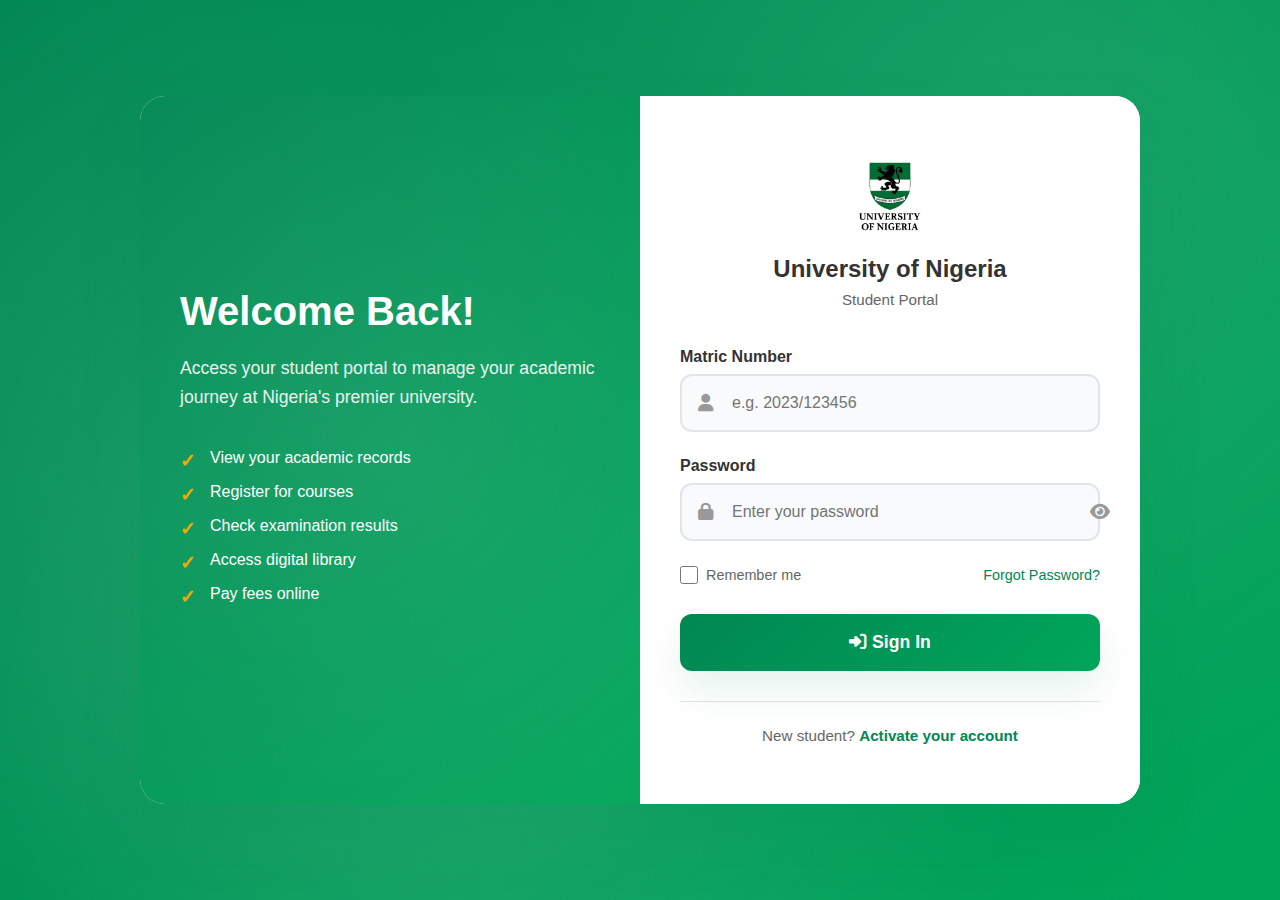
<file: student-portal/index.html>
<!DOCTYPE html>
<html lang="en">
<head>
  <meta charset="UTF-8">
  <meta name="viewport" content="width=device-width, initial-scale=1.0">
  <title>UNN Student Portal - Login</title>
  <link rel="stylesheet" href="https://cdnjs.cloudflare.com/ajax/libs/font-awesome/6.4.0/css/all.min.css">
  <style>
    :root {
      --primary: #008753;
      --secondary: #F2A900;
      --dark: #333;
      --light: #f8fafc;
      --white: #fff;
      --gradient: linear-gradient(135deg, #008753 0%, #00a65a 100%);
      --gradient-alt: linear-gradient(135deg, #F2A900 0%, #ffb347 100%);
      --shadow: 0 20px 40px rgba(0, 135, 83, 0.1);
      --shadow-hover: 0 30px 60px rgba(0, 135, 83, 0.15);
    }

    * {
      margin: 0;
      padding: 0;
      box-sizing: border-box;
    }

    body {
      font-family: 'Inter', 'Segoe UI', sans-serif;
      min-height: 100vh;
      background: var(--gradient);
      display: flex;
      align-items: center;
      justify-content: center;
      position: relative;
      overflow: hidden;
    }

    /* Animated Background */
    body::before {
      content: '';
      position: absolute;
      top: 0;
      left: 0;
      width: 100%;
      height: 100%;
      background-image: 
        radial-gradient(circle at 20% 50%, rgba(255, 255, 255, 0.1) 0%, transparent 50%),
        radial-gradient(circle at 80% 20%, rgba(255, 255, 255, 0.1) 0%, transparent 50%),
        radial-gradient(circle at 40% 80%, rgba(255, 255, 255, 0.1) 0%, transparent 50%);
      animation: float 6s ease-in-out infinite;
    }

    @keyframes float {
      0%, 100% { transform: translateY(0px); }
      50% { transform: translateY(-20px); }
    }

    @keyframes slideInUp {
      from {
        opacity: 0;
        transform: translateY(50px);
      }
      to {
        opacity: 1;
        transform: translateY(0);
      }
    }

    @keyframes slideInLeft {
      from {
        opacity: 0;
        transform: translateX(-30px);
      }
      to {
        opacity: 1;
        transform: translateX(0);
      }
    }

    @keyframes pulse {
      0% {
        box-shadow: 0 0 0 0 rgba(0, 135, 83, 0.4);
      }
      70% {
        box-shadow: 0 0 0 10px rgba(0, 135, 83, 0);
      }
      100% {
        box-shadow: 0 0 0 0 rgba(0, 135, 83, 0);
      }
    }

    @keyframes shake {
      0%, 100% { transform: translateX(0); }
      10%, 30%, 50%, 70%, 90% { transform: translateX(-5px); }
      20%, 40%, 60%, 80% { transform: translateX(5px); }
    }

    /* Login Container */
    .login-wrapper {
      display: grid;
      grid-template-columns: 1fr 1fr;
      max-width: 1000px;
      width: 100%;
      margin: 20px;
      border-radius: 25px;
      overflow: hidden;
      box-shadow: var(--shadow-hover);
      background: var(--white);
      position: relative;
      z-index: 10;
    }

    .login-info {
      background: var(--gradient);
      color: var(--white);
      padding: 60px 40px;
      display: flex;
      flex-direction: column;
      justify-content: center;
      position: relative;
      overflow: hidden;
    }

    .login-info::before {
      content: '';
      position: absolute;
      top: -50%;
      right: -50%;
      width: 200%;
      height: 200%;
      background: radial-gradient(circle, rgba(255,255,255,0.1) 0%, transparent 70%);
      animation: float 8s ease-in-out infinite reverse;
    }

    .login-info-content {
      position: relative;
      z-index: 2;
    }

    .login-info h2 {
      font-size: 2.5rem;
      font-weight: 800;
      margin-bottom: 20px;
      animation: slideInLeft 1s ease-out;
    }

    .login-info p {
      font-size: 1.1rem;
      opacity: 0.9;
      margin-bottom: 30px;
      line-height: 1.6;
      animation: slideInLeft 1s ease-out 0.2s both;
    }

    .feature-list {
      list-style: none;
      animation: slideInLeft 1s ease-out 0.4s both;
    }

    .feature-list li {
      padding: 8px 0;
      position: relative;
      padding-left: 30px;
    }

    .feature-list li::before {
      content: '✓';
      position: absolute;
      left: 0;
      color: var(--secondary);
      font-weight: bold;
      font-size: 1.2rem;
    }

    .login-container {
      padding: 60px 40px;
      display: flex;
      flex-direction: column;
      justify-content: center;
      background: var(--white);
    }

    .login-logo {
      text-align: center;
      margin-bottom: 40px;
      animation: slideInUp 1s ease-out;
    }

    .login-logo img {
      height: 80px;
      margin-bottom: 15px;
      animation: pulse 2s infinite;
    }

    .login-logo h3 {
      font-size: 1.5rem;
      color: var(--dark);
      margin-bottom: 8px;
    }

    .login-logo p {
      color: #666;
      font-size: 0.95rem;
    }

    #error {
      display: none;
      color: #dc3545;
      background: linear-gradient(135deg, #fff5f5 0%, #fed7d7 100%);
      padding: 15px 20px;
      border-radius: 12px;
      margin-bottom: 25px;
      text-align: center;
      border: 1px solid #feb2b2;
      animation: shake 0.5s ease-in-out;
    }

    #error.show {
      display: block;
    }

    .form-group {
      margin-bottom: 25px;
      position: relative;
    }

    .form-group label {
      display: block;
      margin-bottom: 8px;
      font-weight: 600;
      color: var(--dark);
    }

    .input-icon {
      position: relative;
    }

    .input-icon i {
      position: absolute;
      left: 18px;
      top: 50%;
      transform: translateY(-50%);
      color: #999;
      font-size: 1.1rem;
      transition: color 0.3s ease;
    }

    .input-icon input {
      width: 100%;
      padding: 18px 20px 18px 50px;
      border: 2px solid #e1e5e9;
      border-radius: 12px;
      font-size: 1rem;
      transition: all 0.3s ease;
      background: #f8fafc;
    }

    .input-icon input:focus {
      outline: none;
      border-color: var(--primary);
      background: var(--white);
      box-shadow: 0 0 0 3px rgba(0, 135, 83, 0.1);
      transform: translateY(-2px);
    }

    .input-icon input:focus + i,
    .input-icon input:focus ~ i {
      color: var(--primary);
    }

    .toggle-password {
      position: absolute;
      right: 18px;
      top: 50%;
      transform: translateY(-50%);
      cursor: pointer;
      color: #999;
      font-size: 1.1rem;
      transition: color 0.3s ease;
      padding: 5px;
    }

    .toggle-password:hover {
      color: var(--primary);
    }

    .form-options {
      display: flex;
      justify-content: space-between;
      align-items: center;
      margin-bottom: 30px;
    }

    .checkbox-wrapper {
      display: flex;
      align-items: center;
      gap: 8px;
    }

    .checkbox-wrapper input[type="checkbox"] {
      width: 18px;
      height: 18px;
      accent-color: var(--primary);
    }

    .checkbox-wrapper label {
      font-size: 0.9rem;
      margin: 0;
      color: #666;
    }

    .forgot-password {
      color: var(--primary);
      text-decoration: none;
      font-size: 0.9rem;
      font-weight: 500;
      transition: all 0.3s ease;
    }

    .forgot-password:hover {
      color: var(--dark);
      text-decoration: underline;
    }

    .btn {
      width: 100%;
      padding: 18px;
      border: none;
      border-radius: 12px;
      font-size: 1.1rem;
      font-weight: 600;
      cursor: pointer;
      transition: all 0.3s ease;
      position: relative;
      overflow: hidden;
    }

    .btn-primary {
      background: var(--gradient);
      color: var(--white);
      box-shadow: var(--shadow);
    }

    .btn-primary:hover:not(:disabled) {
      transform: translateY(-3px);
      box-shadow: var(--shadow-hover);
    }

    .btn-primary:disabled {
      opacity: 0.7;
      cursor: not-allowed;
    }

    .btn-primary::before {
      content: '';
      position: absolute;
      top: 0;
      left: -100%;
      width: 100%;
      height: 100%;
      background: linear-gradient(90deg, transparent, rgba(255,255,255,0.2), transparent);
      transition: left 0.5s;
    }

    .btn-primary:hover::before {
      left: 100%;
    }

    .login-footer {
      text-align: center;
      margin-top: 30px;
      padding-top: 25px;
      border-top: 1px solid #e1e5e9;
    }

    .login-footer p {
      color: #666;
      font-size: 0.95rem;
    }

    .login-footer a {
      color: var(--primary);
      text-decoration: none;
      font-weight: 600;
      transition: color 0.3s ease;
    }

    .login-footer a:hover {
      color: var(--dark);
    }

    /* Loading state */
    .loading {
      display: inline-block;
      width: 20px;
      height: 20px;
      border: 2px solid rgba(255,255,255,0.3);
      border-radius: 50%;
      border-top-color: var(--white);
      animation: spin 1s ease-in-out infinite;
    }

    @keyframes spin {
      to { transform: rotate(360deg); }
    }

    /* Success message */
    .success-message {
      display: none;
      color: #28a745;
      background: linear-gradient(135deg, #f0fff4 0%, #c6f6d5 100%);
      padding: 15px 20px;
      border-radius: 12px;
      margin-bottom: 25px;
      text-align: center;
      border: 1px solid #9ae6b4;
    }

    .success-message.show {
      display: block;
      animation: slideInUp 0.5s ease-out;
    }

    /* Responsive Design */
    @media (max-width: 768px) {
      .login-wrapper {
        grid-template-columns: 1fr;
        margin: 10px;
        max-width: 400px;
      }

      .login-info {
        padding: 40px 30px;
        text-align: center;
      }

      .login-info h2 {
        font-size: 2rem;
      }

      .login-container {
        padding: 40px 30px;
      }

      .form-options {
        flex-direction: column;
        gap: 15px;
        align-items: flex-start;
      }
    }

    @media (max-width: 480px) {
      .login-wrapper {
        margin: 5px;
      }

      .login-info,
      .login-container {
        padding: 30px 20px;
      }
    }
  </style>
</head>
<body>
  <div class="login-wrapper">
    <!-- Left Side - Info Panel -->
    <div class="login-info">
      <div class="login-info-content">
        <h2>Welcome Back!</h2>
        <p>Access your student portal to manage your academic journey at Nigeria's premier university.</p>
        
        <ul class="feature-list">
          <li>View your academic records</li>
          <li>Register for courses</li>
          <li>Check examination results</li>
          <li>Access digital library</li>
          <li>Pay fees online</li>
        </ul>
      </div>
    </div>

    <!-- Right Side - Login Form -->
    <div class="login-container">
      <div class="login-logo">
        <img src="../assets/logo.png" alt="UNN Logo">
        <h3>University of Nigeria</h3>
        <p>Student Portal</p>
      </div>

      <div id="error"></div>
      <div id="success" class="success-message"></div>

      <form id="loginForm">
        <div class="form-group">
          <label for="username">Matric Number</label>
          <div class="input-icon">
            <input type="text" id="username" placeholder="e.g. 2023/123456" required>
            <i class="fas fa-user"></i>
          </div>
        </div>

        <div class="form-group">
          <label for="password">Password</label>
          <div class="input-icon">
            <input type="password" id="password" placeholder="Enter your password" required>
            <i class="fas fa-lock"></i>
            <span class="toggle-password" onclick="togglePassword()">
              <i class="fas fa-eye"></i>
            </span>
          </div>
        </div>

        <div class="form-options">
          <div class="checkbox-wrapper">
            <input type="checkbox" id="remember">
            <label for="remember">Remember me</label>
          </div>
          <a href="#" class="forgot-password">Forgot Password?</a>
        </div>

        <button type="submit" class="btn btn-primary">
          <i class="fas fa-sign-in-alt"></i> Sign In
        </button>

        <div class="login-footer">
          <p>New student? <a href="../admissions.html">Activate your account</a></p>
        </div>
      </form>
    </div>
  </div>

  <script>
    function togglePassword() {
      const pwd = document.getElementById('password');
      const icon = document.querySelector('.toggle-password i');
      
      if (pwd.type === 'password') {
        pwd.type = 'text';
        icon.classList.replace('fa-eye', 'fa-eye-slash');
      } else {
        pwd.type = 'password';
        icon.classList.replace('fa-eye-slash', 'fa-eye');
      }
    }

    function showError(message) {
      const errorElement = document.getElementById('error');
      const successElement = document.getElementById('success');
      
      successElement.classList.remove('show');
      errorElement.textContent = message;
      errorElement.classList.add('show');
      
      setTimeout(() => {
        errorElement.classList.remove('show');
      }, 5000);
    }

    function showSuccess(message) {
      const errorElement = document.getElementById('error');
      const successElement = document.getElementById('success');
      
      errorElement.classList.remove('show');
      successElement.textContent = message;
      successElement.classList.add('show');
    }

    // Enhanced form handling
    document.getElementById('loginForm').addEventListener('submit', function(e) {
      e.preventDefault();
      
      const username = document.getElementById('username').value.trim();
      const password = document.getElementById('password').value;
      const submitBtn = this.querySelector('button[type="submit"]');
      const originalContent = submitBtn.innerHTML;
      
      // Validation
      if (!username || !password) {
        showError('Please fill in all required fields.');
        return;
      }
      
      if (!username.match(/^\d{4}\/\d{6}$/)) {
        showError('Please enter a valid matric number format (e.g., 2023/123456).');
        return;
      }
      
      // Show loading state
      submitBtn.disabled = true;
      submitBtn.innerHTML = '<div class="loading"></div> Signing In...';
      
      // Simulate authentication (replace with actual authentication)
      setTimeout(() => {
        // Demo credentials for testing
        if (username === '2023/123456' && password === 'password') {
          // Store user data in localStorage for dashboard
          const userData = {
            name: 'Onyekachi Eze',
            matric: '2023/123456',
            department: 'Computer Science',
            level: '300'
          };
          localStorage.setItem('currentUser', JSON.stringify(userData));
          
          showSuccess('Login successful! Redirecting to dashboard...');
          setTimeout(() => {
            window.location.href = 'dashboard.html';
          }, 2000);
        } else {
          showError('Invalid matric number or password. Please try again.');
          submitBtn.disabled = false;
          submitBtn.innerHTML = originalContent;
        }
      }, 2000);
    });

    // Add input animations
    document.querySelectorAll('input').forEach(input => {
      input.addEventListener('focus', function() {
        this.parentElement.style.transform = 'scale(1.02)';
      });
      
      input.addEventListener('blur', function() {
        this.parentElement.style.transform = 'scale(1)';
      });
    });

    // Add entrance animations
    setTimeout(() => {
      document.querySelector('.login-wrapper').style.animation = 'slideInUp 0.8s ease-out';
    }, 100);

    // Keyboard shortcuts
    document.addEventListener('keydown', function(e) {
      if (e.ctrlKey && e.key === 'l') {
        e.preventDefault();
        document.getElementById('username').focus();
      }
    });

    // Auto-format matric number input
    document.getElementById('username').addEventListener('input', function(e) {
      let value = e.target.value.replace(/[^\d]/g, ''); // Remove non-digits
      
      if (value.length > 4) {
        value = value.substring(0, 4) + '/' + value.substring(4, 10);
      }
      
      e.target.value = value.toUpperCase();
    });

    // Password strength indicator (optional enhancement)
    document.getElementById('password').addEventListener('input', function(e) {
      const password = e.target.value;
      const strength = calculatePasswordStrength(password);
      // You can add visual feedback here if needed
    });

    function calculatePasswordStrength(password) {
      let strength = 0;
      if (password.length >= 8) strength++;
      if (/[a-z]/.test(password)) strength++;
      if (/[A-Z]/.test(password)) strength++;
      if (/[0-9]/.test(password)) strength++;
      if (/[^A-Za-z0-9]/.test(password)) strength++;
      return strength;
    }
  </script>
</body>
</html>
</file>
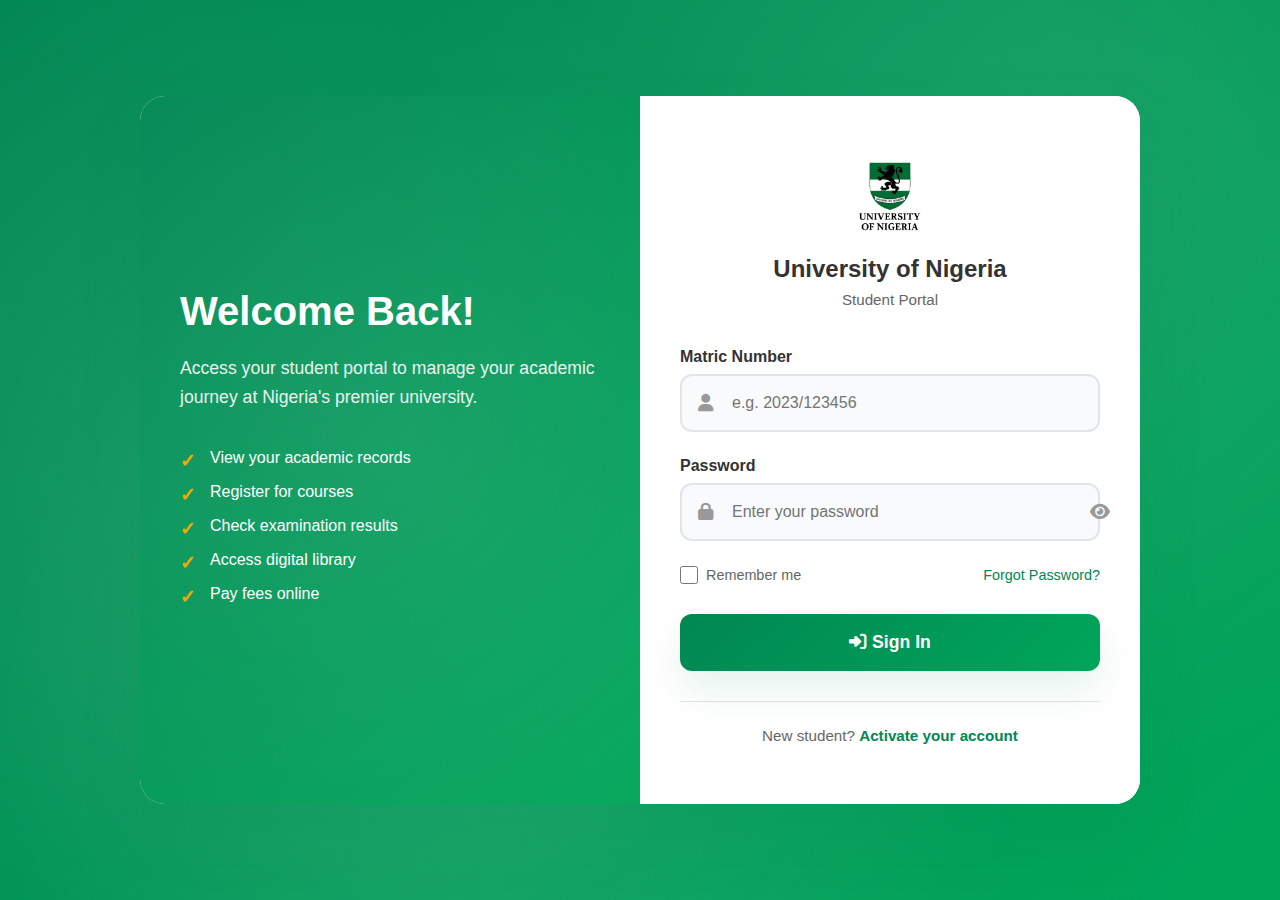
<file: student-portal/dashboard.html>
<!DOCTYPE html>
<html lang="en">
<head>
  <meta charset="UTF-8">
  <meta name="viewport" content="width=device-width, initial-scale=1.0">
  <title>UNN Student Portal - Dashboard</title>
  <link rel="stylesheet" href="../css/style.css">
  <link rel="stylesheet" href="../css/utilities.css">
  <link rel="stylesheet" href="https://cdnjs.cloudflare.com/ajax/libs/font-awesome/6.4.0/css/all.min.css">
  <style>
    .dashboard-header {
      background: var(--primary);
      color: white;
      padding: 20px 0;
    }
    .user-profile {
      display: flex;
      align-items: center;
      gap: 15px;
    }
    .user-avatar {
      width: 60px;
      height: 60px;
      border-radius: 50%;
      background: var(--secondary);
      display: flex;
      align-items: center;
      justify-content: center;
      font-size: 1.5rem;
      font-weight: bold;
      color: white;
    }
    .dashboard-grid {
      display: grid;
      grid-template-columns: repeat(auto-fit, minmax(300px, 1fr));
      gap: 20px;
      margin: 30px 0;
    }
    .dashboard-card {
      background: white;
      border-radius: 8px;
      padding: 20px;
      box-shadow: 0 3px 10px rgba(0,0,0,0.1);
      transition: transform 0.3s;
      text-decoration: none;
      color: inherit;
    }
    .dashboard-card:hover {
      transform: translateY(-5px);
    }
    .card-icon {
      font-size: 2rem;
      color: var(--primary);
      margin-bottom: 15px;
    }
    .notices {
      background: white;
      padding: 20px;
      border-radius: 8px;
      box-shadow: 0 3px 10px rgba(0,0,0,0.1);
      margin-top: 30px;
    }
    .notice {
      padding: 15px 0;
      border-bottom: 1px solid #eee;
    }
    .notice:last-child {
      border-bottom: none;
    }
    .notice-date {
      color: #777;
      font-size: 0.9rem;
      margin-top: 5px;
    }
  </style>
</head>
<body>
  <header class="dashboard-header">
    <div class="container flex">
      <div class="user-profile">
        <div class="user-avatar" id="userAvatar">OE</div>
        <div>
          <h2 id="studentName">Onyekachi Eze</h2>
          <p id="studentDetails">2023/123456 | Computer Science (300 Level)</p>
        </div>
      </div>
      <a href="#" onclick="logout()" class="btn btn-secondary">
        <i class="fas fa-sign-out-alt"></i> Logout
      </a>
    </div>
  </header>

  <main class="container">
    <div class="dashboard-grid">
      <a href="results.html" class="dashboard-card">
        <div class="card-icon">
          <i class="fas fa-graduation-cap"></i>
        </div>
        <h3>Academic Results</h3>
        <p>View your semester results and transcripts</p>
      </a>

      <a href="courses.html" class="dashboard-card">
        <div class="card-icon">
          <i class="fas fa-book"></i>
        </div>
        <h3>Course Registration</h3>
        <p>Register for current semester courses</p>
      </a>

      <a href="fee-payment.html" class="dashboard-card">
        <div class="card-icon">
          <i class="fas fa-money-bill-wave"></i>
        </div>
        <h3>Fee Payment</h3>
        <p>Pay school fees and view receipts</p>
      </a>

      <a href="#" class="dashboard-card">
        <div class="card-icon">
          <i class="fas fa-calendar-alt"></i>
        </div>
        <h3>Timetable</h3>
        <p>View lecture and exam schedules</p>
      </a>

      <a href="#" class="dashboard-card">
        <div class="card-icon">
          <i class="fas fa-user-cog"></i>
        </div>
        <h3>Profile Settings</h3>
        <p>Update your personal information</p>
      </a>

      <a href="#" class="dashboard-card">
        <div class="card-icon">
          <i class="fas fa-envelope"></i>
        </div>
        <h3>University Mail</h3>
        <p>Access your student email account</p>
      </a>
    </div>

    <section class="notices">
      <h3><i class="fas fa-bullhorn"></i> Important Notices</h3>
      <div class="notice">
        <p><strong>Course Registration Deadline:</strong> October 30, 2023</p>
        <p class="notice-date">Posted: 10/10/2023</p>
      </div>
      <div class="notice">
        <p><strong>Second Semester Exams:</strong> Commence November 15, 2023</p>
        <p class="notice-date">Posted: 05/10/2023</p>
      </div>
    </section>
  </main>

  <script src="../js/auth.js"></script>
  <script>
    // Load student data on page load
    document.addEventListener('DOMContentLoaded', function() {
      const user = JSON.parse(localStorage.getItem('currentUser'));
      if (!user) {
        window.location.href = "index.html";
        return;
      }

      // Display user info
      document.getElementById('studentName').textContent = user.name;
      document.getElementById('userAvatar').textContent = 
        user.name.split(' ').map(n => n[0]).join('');
      document.getElementById('studentDetails').textContent = 
        `${user.matric} | ${user.department} (${user.level} Level)`;
    });
  </script>
</body>
</html>
</file>
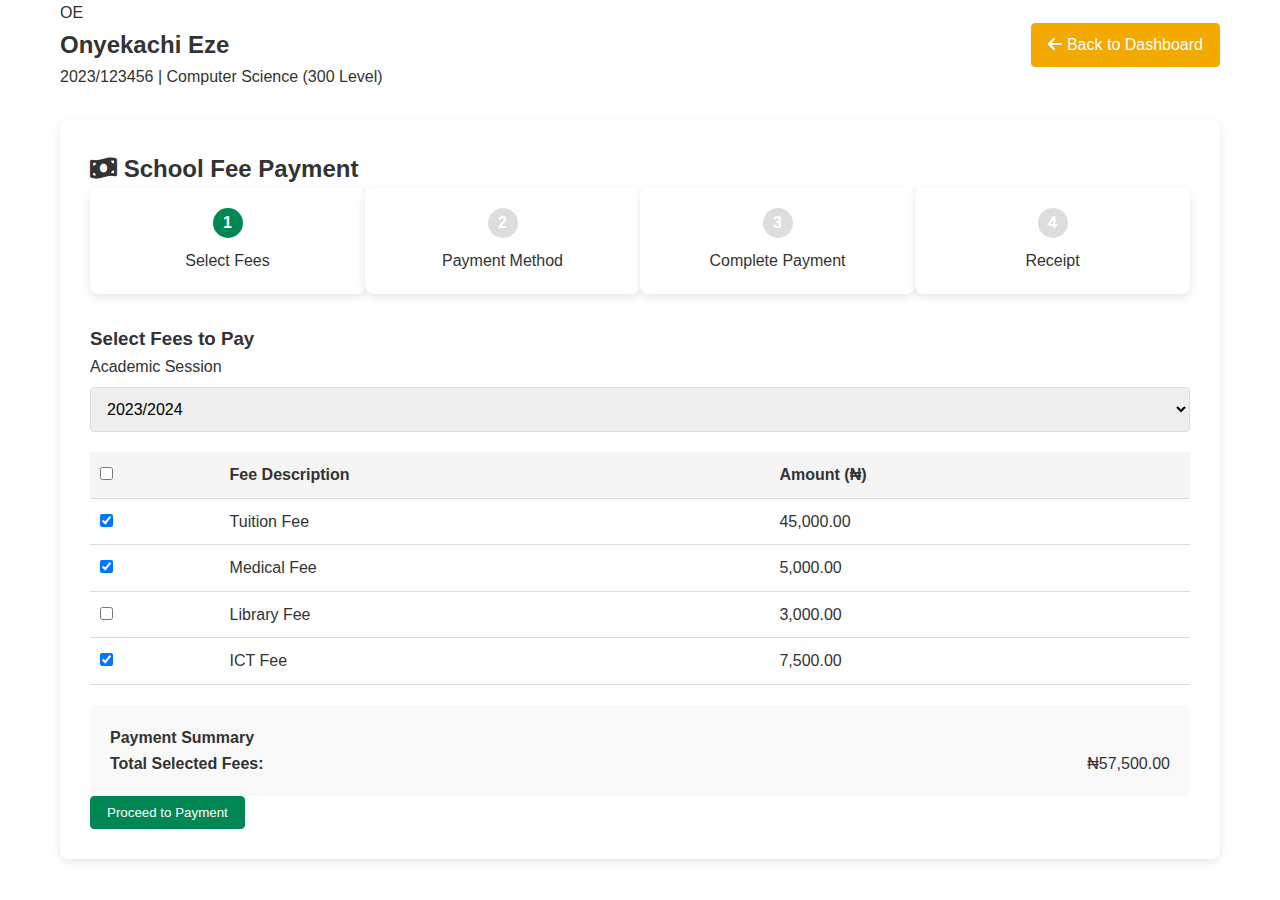
<file: student-portal/fee-payment.html>
<!DOCTYPE html>
<html lang="en">
<head>
  <meta charset="UTF-8">
  <meta name="viewport" content="width=device-width, initial-scale=1.0">
  <title>UNN Student Portal - Fee Payment</title>
  <link rel="stylesheet" href="../css/style.css">
  <link rel="stylesheet" href="../css/utilities.css">
  <link rel="stylesheet" href="https://cdnjs.cloudflare.com/ajax/libs/font-awesome/6.4.0/css/all.min.css">
  <style>
    .payment-container {
      background: white;
      border-radius: 8px;
      box-shadow: 0 3px 10px rgba(0,0,0,0.1);
      padding: 30px;
      margin: 30px 0;
    }
    .payment-steps {
      display: flex;
      margin-bottom: 30px;
      position: relative;
    }
    .step {
      flex: 1;
      text-align: center;
      position: relative;
    }
    .step-number {
      width: 30px;
      height: 30px;
      border-radius: 50%;
      background: #ddd;
      display: inline-flex;
      align-items: center;
      justify-content: center;
      margin-bottom: 10px;
      font-weight: bold;
    }
    .step.active .step-number {
      background: var(--primary);
      color: white;
    }
    .step.completed .step-number {
      background: var(--secondary);
      color: white;
    }
    .payment-form {
      display: none;
    }
    .payment-form.active {
      display: block;
    }
    .payment-summary {
      background: #f9f9f9;
      padding: 20px;
      border-radius: 8px;
      margin-top: 20px;
    }
    .payment-methods {
      display: grid;
      grid-template-columns: repeat(auto-fit, minmax(200px, 1fr));
      gap: 15px;
      margin: 20px 0;
    }
    .method-card {
      border: 1px solid #ddd;
      border-radius: 8px;
      padding: 15px;
      cursor: pointer;
      transition: all 0.3s;
    }
    .method-card:hover {
      border-color: var(--primary);
    }
    .method-card.selected {
      border: 2px solid var(--primary);
      background: rgba(0, 135, 83, 0.05);
    }
    .method-card i {
      font-size: 2rem;
      margin-bottom: 10px;
      color: var(--primary);
    }
    .receipt {
      background: white;
      border: 1px solid #ddd;
      padding: 30px;
      max-width: 600px;
      margin: 0 auto;
    }
    .receipt-header {
      text-align: center;
      margin-bottom: 30px;
    }
    .receipt-details {
      margin: 20px 0;
    }
    .receipt-table {
      width: 100%;
      border-collapse: collapse;
      margin: 20px 0;
    }
    .receipt-table th, .receipt-table td {
      padding: 10px;
      border-bottom: 1px solid #ddd;
      text-align: left;
    }
    .receipt-table th {
      background: #f5f5f5;
    }
    .receipt-footer {
      text-align: center;
      margin-top: 30px;
      font-style: italic;
      color: #666;
    }
  </style>
</head>
<body>
  <header class="dashboard-header">
    <div class="container flex">
      <div class="user-profile">
        <div class="user-avatar">OE</div>
        <div>
          <h2>Onyekachi Eze</h2>
          <p>2023/123456 | Computer Science (300 Level)</p>
        </div>
      </div>
      <a href="dashboard.html" class="btn btn-secondary">
        <i class="fas fa-arrow-left"></i> Back to Dashboard
      </a>
    </div>
  </header>

  <main class="container">
    <div class="payment-container">
      <h2><i class="fas fa-money-bill-wave"></i> School Fee Payment</h2>
      
      <!-- Payment Progress Steps -->
      <div class="payment-steps">
        <div class="step active" id="step1">
          <div class="step-number">1</div>
          <div>Select Fees</div>
        </div>
        <div class="step" id="step2">
          <div class="step-number">2</div>
          <div>Payment Method</div>
        </div>
        <div class="step" id="step3">
          <div class="step-number">3</div>
          <div>Complete Payment</div>
        </div>
        <div class="step" id="step4">
          <div class="step-number">4</div>
          <div>Receipt</div>
        </div>
      </div>

      <!-- Step 1: Select Fees -->
      <div class="payment-form active" id="form1">
        <h3>Select Fees to Pay</h3>
        <div class="form-group">
          <label>Academic Session</label>
          <select class="form-control" id="academicSession">
            <option>2023/2024</option>
            <option>2022/2023</option>
          </select>
        </div>

        <div class="fee-items">
          <table class="receipt-table">
            <thead>
              <tr>
                <th><input type="checkbox" id="selectAll"></th>
                <th>Fee Description</th>
                <th>Amount (₦)</th>
              </tr>
            </thead>
            <tbody>
              <tr>
                <td><input type="checkbox" class="fee-checkbox" checked></td>
                <td>Tuition Fee</td>
                <td>45,000.00</td>
              </tr>
              <tr>
                <td><input type="checkbox" class="fee-checkbox" checked></td>
                <td>Medical Fee</td>
                <td>5,000.00</td>
              </tr>
              <tr>
                <td><input type="checkbox" class="fee-checkbox"></td>
                <td>Library Fee</td>
                <td>3,000.00</td>
              </tr>
              <tr>
                <td><input type="checkbox" class="fee-checkbox" checked></td>
                <td>ICT Fee</td>
                <td>7,500.00</td>
              </tr>
            </tbody>
          </table>
        </div>

        <div class="payment-summary">
          <h4>Payment Summary</h4>
          <div class="flex" style="justify-content: space-between;">
            <p><strong>Total Selected Fees:</strong></p>
            <p id="totalAmount">₦57,500.00</p>
          </div>
        </div>

        <button class="btn btn-primary" onclick="nextStep(2)">Proceed to Payment</button>
      </div>

      <!-- Step 2: Payment Method -->
      <div class="payment-form" id="form2">
        <h3>Select Payment Method</h3>
        <p>Choose your preferred payment option:</p>
        
        <div class="payment-methods">
          <div class="method-card" onclick="selectPaymentMethod('card')">
            <i class="fas fa-credit-card"></i>
            <h4>Debit/Credit Card</h4>
            <p>Visa, Mastercard, Verve</p>
          </div>
          <div class="method-card" onclick="selectPaymentMethod('bank')">
            <i class="fas fa-university"></i>
            <h4>Bank Transfer</h4>
            <p>Direct bank transfer</p>
          </div>
          <div class="method-card" onclick="selectPaymentMethod('ussd')">
            <i class="fas fa-mobile-alt"></i>
            <h4>USSD</h4>
            <p>*906# etc</p>
          </div>
        </div>

        <div class="flex" style="justify-content: space-between; margin-top: 30px;">
          <button class="btn btn-secondary" onclick="prevStep(1)">Back</button>
          <button class="btn btn-primary" id="proceedToPaymentBtn" disabled onclick="nextStep(3)">Proceed to Payment</button>
        </div>
      </div>

      <!-- Step 3: Payment Gateway -->
      <div class="payment-form" id="form3">
        <h3>Complete Your Payment</h3>
        <p id="selectedMethodText">You're paying via: <strong>Debit Card</strong></p>
        
        <div id="cardPaymentForm">
          <div class="form-group">
            <label>Card Number</label>
            <input type="text" class="form-control" placeholder="1234 5678 9012 3456">
          </div>
          <div class="grid" style="grid-template-columns: 1fr 1fr; gap: 15px;">
            <div class="form-group">
              <label>Expiry Date</label>
              <input type="text" class="form-control" placeholder="MM/YY">
            </div>
            <div class="form-group">
              <label>CVV</label>
              <input type="text" class="form-control" placeholder="123">
            </div>
          </div>
          <div class="form-group">
            <label>Cardholder Name</label>
            <input type="text" class="form-control" placeholder="John Doe">
          </div>
        </div>

        <div id="bankTransferForm" style="display: none;">
          <div class="payment-summary">
            <h4>Bank Transfer Details</h4>
            <p><strong>Bank Name:</strong> Zenith Bank</p>
            <p><strong>Account Name:</strong> UNN Fee Collection</p>
            <p><strong>Account Number:</strong> 1012345678</p>
            <p><strong>Amount:</strong> <span id="bankTransferAmount">₦57,500.00</span></p>
            <p><strong>Reference:</strong> UNN<span id="bankRef">2023123456</span></p>
            <p class="notice">Please use the reference number above when making your transfer</p>
          </div>
        </div>

        <div id="ussdPaymentForm" style="display: none;">
          <div class="payment-summary">
            <h4>USSD Payment</h4>
            <p>1. Dial *906# on your mobile phone</p>
            <p>2. Select "Pay Bills"</p>
            <p>3. Choose "Education"</p>
            <p>4. Select "University of Nigeria"</p>
            <p>5. Enter Amount: <strong>₦57,500.00</strong></p>
            <p>6. Enter Reference: <strong>UNN2023123456</strong></p>
          </div>
        </div>

        <div class="flex" style="justify-content: space-between; margin-top: 30px;">
          <button class="btn btn-secondary" onclick="prevStep(2)">Back</button>
          <button class="btn btn-primary" onclick="processPayment()">Complete Payment</button>
        </div>
      </div>

      <!-- Step 4: Receipt -->
      <div class="payment-form" id="form4">
        <div class="receipt">
          <div class="receipt-header">
            <img src="../assets/logo.png" alt="UNN Logo" style="height: 60px;">
            <h3>UNIVERSITY OF NIGERIA, NSUKKA</h3>
            <p>OFFICIAL PAYMENT RECEIPT</p>
          </div>

          <div class="receipt-details">
            <div class="grid" style="grid-template-columns: 1fr 1fr; gap: 20px;">
              <div>
                <p><strong>Receipt No:</strong> UNN<span id="receiptNumber">2023123456</span></p>
                <p><strong>Date:</strong> <span id="receiptDate">15/10/2023</span></p>
              </div>
              <div>
                <p><strong>Matric No:</strong> 2023/123456</p>
                <p><strong>Student Name:</strong> Onyekachi Eze</p>
              </div>
            </div>
          </div>

          <table class="receipt-table">
            <thead>
              <tr>
                <th>Description</th>
                <th>Amount (₦)</th>
              </tr>
            </thead>
            <tbody id="receiptItems">
              <tr>
                <td>Tuition Fee</td>
                <td>45,000.00</td>
              </tr>
              <tr>
                <td>Medical Fee</td>
                <td>5,000.00</td>
              </tr>
              <tr>
                <td>ICT Fee</td>
                <td>7,500.00</td>
              </tr>
            </tbody>
            <tfoot>
              <tr>
                <th>Total</th>
                <th id="receiptTotal">₦57,500.00</th>
              </tr>
              <tr>
                <th>Payment Method</th>
                <th id="receiptMethod">Debit Card</th>
              </tr>
              <tr>
                <th>Transaction ID</th>
                <th>UNN<span id="receiptTxnId">20231015123456</span></th>
              </tr>
            </tfoot>
          </table>

          <div class="receipt-footer">
            <p>This is an official receipt from University of Nigeria</p>
            <p>Thank you for your payment</p>
          </div>
        </div>

        <div class="flex" style="justify-content: center; margin-top: 30px;">
          <button class="btn btn-primary" onclick="window.print()">
            <i class="fas fa-print"></i> Print Receipt
          </button>
          <button class="btn btn-secondary" style="margin-left: 15px;" onclick="goToDashboard()">
            <i class="fas fa-home"></i> Return to Dashboard
          </button>
        </div>
      </div>
    </div>
  </main>

  <script>
    // Current step management
    let currentStep = 1;
    let selectedMethod = '';
    let transactionId = 'UNN' + new Date().getTime().toString().slice(-10);

    // Calculate total amount
    function calculateTotal() {
      let total = 0;
      document.querySelectorAll('.fee-checkbox:checked').forEach(checkbox => {
        const row = checkbox.closest('tr');
        const amount = parseFloat(row.cells[2].textContent.replace(/,/g, ''));
        total += amount;
      });
      document.getElementById('totalAmount').textContent = '₦' + total.toLocaleString('en-US', {
        minimumFractionDigits: 2,
        maximumFractionDigits: 2
      });
      document.getElementById('bankTransferAmount').textContent = '₦' + total.toLocaleString('en-US', {
        minimumFractionDigits: 2,
        maximumFractionDigits: 2
      });
      document.getElementById('receiptTotal').textContent = '₦' + total.toLocaleString('en-US', {
        minimumFractionDigits: 2,
        maximumFractionDigits: 2
      });
    }

    // Initialize event listeners
    document.addEventListener('DOMContentLoaded', function() {
      calculateTotal();
      
      // Select all checkbox
      document.getElementById('selectAll').addEventListener('change', function() {
        document.querySelectorAll('.fee-checkbox').forEach(checkbox => {
          checkbox.checked = this.checked;
        });
        calculateTotal();
      });

      // Individual fee checkboxes
      document.querySelectorAll('.fee-checkbox').forEach(checkbox => {
        checkbox.addEventListener('change', calculateTotal);
      });

      // Generate random receipt number
      const randomRef = Math.floor(100000 + Math.random() * 900000);
      document.getElementById('bankRef').textContent = randomRef;
      document.getElementById('receiptNumber').textContent = randomRef;
      document.getElementById('receiptTxnId').textContent = randomRef;

      // Set current date
      const today = new Date();
      const formattedDate = today.toLocaleDateString('en-GB');
      document.getElementById('receiptDate').textContent = formattedDate;
    });

    // Navigation between steps
    function nextStep(step) {
      document.getElementById('form' + currentStep).classList.remove('active');
      document.getElementById('step' + currentStep).classList.remove('active');
      
      currentStep = step;
      document.getElementById('form' + currentStep).classList.add('active');
      document.getElementById('step' + currentStep).classList.add('active');
      
      // Mark previous steps as completed
      for (let i = 1; i < currentStep; i++) {
        document.getElementById('step' + i).classList.add('completed');
      }
    }

    function prevStep(step) {
      nextStep(step);
    }

    // Payment method selection
    function selectPaymentMethod(method) {
      selectedMethod = method;
      document.getElementById('proceedToPaymentBtn').disabled = false;
      
      // Remove all selected classes first
      document.querySelectorAll('.method-card').forEach(card => {
        card.classList.remove('selected');
      });
      
      // Add selected class to clicked card
      event.currentTarget.classList.add('selected');
      
      // Update payment method text
      let methodText = '';
      switch(method) {
        case 'card': methodText = 'Debit Card'; break;
        case 'bank': methodText = 'Bank Transfer'; break;
        case 'ussd': methodText = 'USSD'; break;
      }
      document.getElementById('selectedMethodText').innerHTML = 
        `You're paying via: <strong>${methodText}</strong>`;
      document.getElementById('receiptMethod').textContent = methodText;
      
      // Show appropriate form
      document.getElementById('cardPaymentForm').style.display = 'none';
      document.getElementById('bankTransferForm').style.display = 'none';
      document.getElementById('ussdPaymentForm').style.display = 'none';
      
      switch(method) {
        case 'card': 
          document.getElementById('cardPaymentForm').style.display = 'block';
          break;
        case 'bank': 
          document.getElementById('bankTransferForm').style.display = 'block';
          break;
        case 'ussd': 
          document.getElementById('ussdPaymentForm').style.display = 'block';
          break;
      }
    }

    // Process payment
    function processPayment() {
      // In a real app, this would connect to a payment gateway
      // For demo, we'll simulate success after 2 seconds
      document.querySelector('button[onclick="processPayment()"]').disabled = true;
      document.querySelector('button[onclick="processPayment()"]').innerHTML = 
        '<i class="fas fa-spinner fa-spin"></i> Processing...';
      
      setTimeout(() => {
        // Build receipt items
        const receiptItems = document.getElementById('receiptItems');
        receiptItems.innerHTML = '';
        
        document.querySelectorAll('.fee-checkbox:checked').forEach(checkbox => {
          const row = checkbox.closest('tr');
          const desc = row.cells[1].textContent;
          const amount = row.cells[2].textContent;
          
          receiptItems.innerHTML += `
            <tr>
              <td>${desc}</td>
              <td>${amount}</td>
            </tr>
          `;
        });
        
        nextStep(4);
      }, 2000);
    }

    function goToDashboard() {
      window.location.href = "dashboard.html";
    }
  </script>
</body>
</html>
</file>
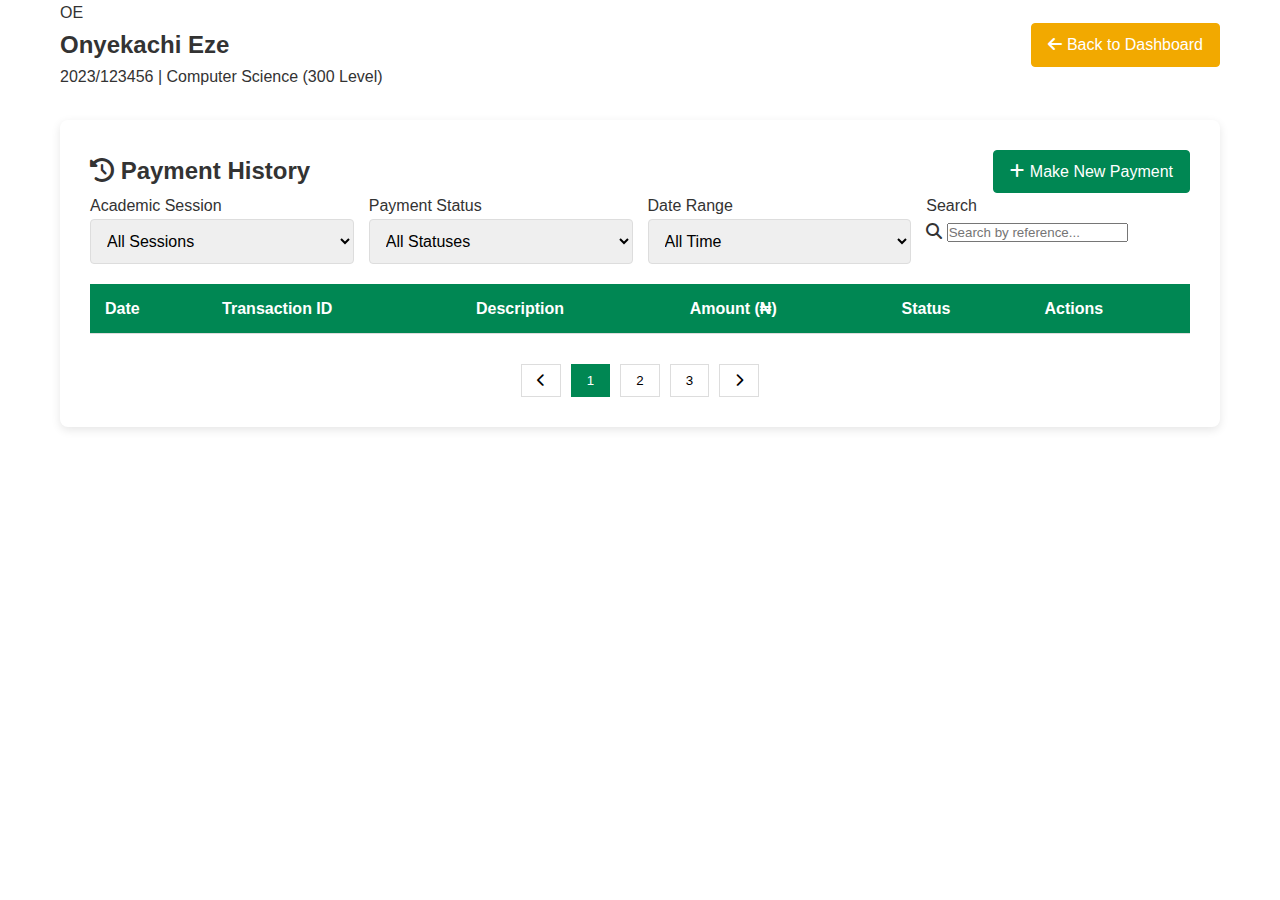
<file: student-portal/payment-history.html>
<!DOCTYPE html>
<html lang="en">
<head>
  <meta charset="UTF-8">
  <meta name="viewport" content="width=device-width, initial-scale=1.0">
  <title>UNN Student Portal - Payment History</title>
  <link rel="stylesheet" href="../css/style.css">
  <link rel="stylesheet" href="../css/utilities.css">
  <link rel="stylesheet" href="https://cdnjs.cloudflare.com/ajax/libs/font-awesome/6.4.0/css/all.min.css">
  <style>
    .history-container {
      background: white;
      border-radius: 8px;
      box-shadow: 0 3px 10px rgba(0,0,0,0.1);
      padding: 30px;
      margin: 30px 0;
    }
    .filter-options {
      display: flex;
      gap: 15px;
      margin-bottom: 20px;
      flex-wrap: wrap;
    }
    .filter-group {
      flex: 1;
      min-width: 200px;
    }
    .transactions-table {
      width: 100%;
      border-collapse: collapse;
      margin-top: 20px;
    }
    .transactions-table th, 
    .transactions-table td {
      padding: 12px 15px;
      text-align: left;
      border-bottom: 1px solid #ddd;
    }
    .transactions-table th {
      background: var(--primary);
      color: white;
      position: sticky;
      top: 0;
    }
    .transactions-table tr:hover {
      background: #f5f5f5;
    }
    .status-pill {
      display: inline-block;
      padding: 5px 10px;
      border-radius: 20px;
      font-size: 0.8rem;
      font-weight: bold;
    }
    .status-success {
      background: #e6f7ee;
      color: #008753;
    }
    .status-pending {
      background: #fff8e6;
      color: #f2a900;
    }
    .status-failed {
      background: #fee6e6;
      color: #d0021b;
    }
    .action-btn {
      padding: 5px 10px;
      border-radius: 4px;
      border: none;
      cursor: pointer;
      font-size: 0.9rem;
    }
    .view-btn {
      background: var(--primary);
      color: white;
    }
    .download-btn {
      background: var(--secondary);
      color: white;
      margin-left: 5px;
    }
    .empty-state {
      text-align: center;
      padding: 50px;
      color: #666;
    }
    .empty-state i {
      font-size: 3rem;
      color: #ddd;
      margin-bottom: 20px;
    }
    .pagination {
      display: flex;
      justify-content: center;
      margin-top: 30px;
    }
    .page-btn {
      padding: 8px 15px;
      margin: 0 5px;
      border: 1px solid #ddd;
      background: white;
      cursor: pointer;
    }
    .page-btn.active {
      background: var(--primary);
      color: white;
      border-color: var(--primary);
    }
  </style>
</head>
<body>
  <header class="dashboard-header">
    <div class="container flex">
      <div class="user-profile">
        <div class="user-avatar">OE</div>
        <div>
          <h2>Onyekachi Eze</h2>
          <p>2023/123456 | Computer Science (300 Level)</p>
        </div>
      </div>
      <a href="dashboard.html" class="btn btn-secondary">
        <i class="fas fa-arrow-left"></i> Back to Dashboard
      </a>
    </div>
  </header>

  <main class="container">
    <div class="history-container">
      <div class="flex" style="justify-content: space-between; align-items: center;">
        <h2><i class="fas fa-history"></i> Payment History</h2>
        <a href="fee-payment.html" class="btn btn-primary">
          <i class="fas fa-plus"></i> Make New Payment
        </a>
      </div>

      <!-- Filter Options -->
      <div class="filter-options">
        <div class="filter-group">
          <label>Academic Session</label>
          <select class="form-control" id="academicSession">
            <option value="">All Sessions</option>
            <option>2023/2024</option>
            <option>2022/2023</option>
            <option>2021/2022</option>
          </select>
        </div>
        <div class="filter-group">
          <label>Payment Status</label>
          <select class="form-control" id="paymentStatus">
            <option value="">All Statuses</option>
            <option value="successful">Successful</option>
            <option value="pending">Pending</option>
            <option value="failed">Failed</option>
          </select>
        </div>
        <div class="filter-group">
          <label>Date Range</label>
          <select class="form-control" id="dateRange">
            <option value="">All Time</option>
            <option value="this-year">This Year</option>
            <option value="last-3-months">Last 3 Months</option>
            <option value="last-month">Last Month</option>
          </select>
        </div>
        <div class="filter-group">
          <label>Search</label>
          <div class="input-icon">
            <i class="fas fa-search"></i>
            <input type="text" id="searchInput" placeholder="Search by reference...">
          </div>
        </div>
      </div>

      <!-- Transactions Table -->
      <div class="table-responsive">
        <table class="transactions-table">
          <thead>
            <tr>
              <th>Date</th>
              <th>Transaction ID</th>
              <th>Description</th>
              <th>Amount (₦)</th>
              <th>Status</th>
              <th>Actions</th>
            </tr>
          </thead>
          <tbody id="transactionsBody">
            <!-- Transactions will be loaded here -->
          </tbody>
        </table>
      </div>

      <!-- Empty State -->
      <div class="empty-state" id="emptyState" style="display: none;">
        <i class="fas fa-file-invoice-dollar"></i>
        <h3>No Payments Found</h3>
        <p>You haven't made any payments yet. Click "Make New Payment" to get started.</p>
      </div>

      <!-- Pagination -->
      <div class="pagination" id="pagination">
        <button class="page-btn" onclick="changePage(-1)"><i class="fas fa-chevron-left"></i></button>
        <button class="page-btn active">1</button>
        <button class="page-btn">2</button>
        <button class="page-btn">3</button>
        <button class="page-btn" onclick="changePage(1)"><i class="fas fa-chevron-right"></i></button>
      </div>
    </div>
  </main>

  <!-- Receipt Modal -->
  <div class="modal" id="receiptModal">
    <div class="modal-content">
      <span class="close-btn" onclick="closeModal()">&times;</span>
      <div id="modalContent">
        <!-- Receipt will be loaded here -->
      </div>
    </div>
  </div>

  <script>
    // Mock transaction data
    const transactions = [
      {
        id: 'UNN20231015001',
        date: '2023-10-15',
        description: 'Tuition Fee - 2023/2024',
        amount: 45000,
        status: 'successful',
        method: 'Debit Card',
        items: [
          { description: 'Tuition Fee', amount: 45000 }
        ]
      },
      {
        id: 'UNN20230902002',
        date: '2023-09-02',
        description: 'Medical & ICT Fees',
        amount: 12500,
        status: 'successful',
        method: 'Bank Transfer',
        items: [
          { description: 'Medical Fee', amount: 5000 },
          { description: 'ICT Fee', amount: 7500 }
        ]
      },
      {
        id: 'UNN20230815003',
        date: '2023-08-15',
        description: 'Hostel Accommodation',
        amount: 30000,
        status: 'pending',
        method: 'USSD',
        items: [
          { description: 'Hostel Fee', amount: 30000 }
        ]
      },
      {
        id: 'UNN20230710004',
        date: '2023-07-10',
        description: 'Library Fee',
        amount: 3000,
        status: 'failed',
        method: 'Debit Card',
        items: [
          { description: 'Library Fee', amount: 3000 }
        ]
      },
      {
        id: 'UNN20221005005',
        date: '2022-10-05',
        description: 'Tuition Fee - 2022/2023',
        amount: 42000,
        status: 'successful',
        method: 'Bank Transfer',
        items: [
          { description: 'Tuition Fee', amount: 42000 }
        ]
      }
    ];

    // Load transactions
    document.addEventListener('DOMContentLoaded', function() {
      renderTransactions(transactions);
      
      // Set up filter event listeners
      document.getElementById('academicSession').addEventListener('change', filterTransactions);
      document.getElementById('paymentStatus').addEventListener('change', filterTransactions);
      document.getElementById('dateRange').addEventListener('change', filterTransactions);
      document.getElementById('searchInput').addEventListener('input', filterTransactions);
    });

    // Render transactions
    function renderTransactions(data) {
      const tbody = document.getElementById('transactionsBody');
      tbody.innerHTML = '';
      
      if (data.length === 0) {
        document.getElementById('emptyState').style.display = 'block';
        return;
      } else {
        document.getElementById('emptyState').style.display = 'none';
      }
      
      data.forEach(txn => {
        const date = new Date(txn.date);
        const formattedDate = date.toLocaleDateString('en-GB');
        
        let statusClass = '';
        let statusText = '';
        switch(txn.status) {
          case 'successful':
            statusClass = 'status-success';
            statusText = 'Successful';
            break;
          case 'pending':
            statusClass = 'status-pending';
            statusText = 'Pending';
            break;
          case 'failed':
            statusClass = 'status-failed';
            statusText = 'Failed';
            break;
        }
        
        tbody.innerHTML += `
          <tr>
            <td>${formattedDate}</td>
            <td>${txn.id}</td>
            <td>${txn.description}</td>
            <td>₦${txn.amount.toLocaleString('en-US')}</td>
            <td><span class="status-pill ${statusClass}">${statusText}</span></td>
            <td>
              <button class="action-btn view-btn" onclick="viewReceipt('${txn.id}')">
                <i class="fas fa-eye"></i> View
              </button>
              ${txn.status === 'successful' ? `
              <button class="action-btn download-btn" onclick="downloadReceipt('${txn.id}')">
                <i class="fas fa-download"></i> Download
              </button>
              ` : ''}
            </td>
          </tr>
        `;
      });
    }

    // Filter transactions
    function filterTransactions() {
      const sessionFilter = document.getElementById('academicSession').value;
      const statusFilter = document.getElementById('paymentStatus').value;
      const dateFilter = document.getElementById('dateRange').value;
      const searchQuery = document.getElementById('searchInput').value.toLowerCase();
      
      let filtered = transactions.filter(txn => {
        // Academic session filter
        if (sessionFilter && !txn.description.includes(sessionFilter)) {
          return false;
        }
        
        // Status filter
        if (statusFilter && txn.status !== statusFilter) {
          return false;
        }
        
        // Date range filter
        const txnDate = new Date(txn.date);
        const now = new Date();
        
        if (dateFilter === 'this-year' && txnDate.getFullYear() !== now.getFullYear()) {
          return false;
        }
        
        if (dateFilter === 'last-3-months') {
          const threeMonthsAgo = new Date();
          threeMonthsAgo.setMonth(threeMonthsAgo.getMonth() - 3);
          if (txnDate < threeMonthsAgo) {
            return false;
          }
        }
        
        if (dateFilter === 'last-month') {
          const lastMonth = new Date();
          lastMonth.setMonth(lastMonth.getMonth() - 1);
          if (txnDate < lastMonth) {
            return false;
          }
        }
        
        // Search filter
        if (searchQuery && !txn.id.toLowerCase().includes(searchQuery) {
          return false;
        }
        
        return true;
      });
      
      renderTransactions(filtered);
    }

    // View receipt
    function viewReceipt(txnId) {
      const txn = transactions.find(t => t.id === txnId);
      if (!txn) return;
      
      const date = new Date(txn.date);
      const formattedDate = date.toLocaleDateString('en-GB');
      
      let receiptItems = '';
      txn.items.forEach(item => {
        receiptItems += `
          <tr>
            <td>${item.description}</td>
            <td>₦${item.amount.toLocaleString('en-US')}</td>
          </tr>
        `;
      });
      
      document.getElementById('modalContent').innerHTML = `
        <div class="receipt">
          <div class="receipt-header">
            <img src="../assets/logo.png" alt="UNN Logo" style="height: 60px;">
            <h3>UNIVERSITY OF NIGERIA, NSUKKA</h3>
            <p>OFFICIAL PAYMENT RECEIPT</p>
          </div>

          <div class="receipt-details">
            <div class="grid" style="grid-template-columns: 1fr 1fr; gap: 20px;">
              <div>
                <p><strong>Receipt No:</strong> ${txn.id}</p>
                <p><strong>Date:</strong> ${formattedDate}</p>
              </div>
              <div>
                <p><strong>Matric No:</strong> 2023/123456</p>
                <p><strong>Student Name:</strong> Onyekachi Eze</p>
              </div>
            </div>
          </div>

          <table class="receipt-table">
            <thead>
              <tr>
                <th>Description</th>
                <th>Amount (₦)</th>
              </tr>
            </thead>
            <tbody>
              ${receiptItems}
            </tbody>
            <tfoot>
              <tr>
                <th>Total</th>
                <th>₦${txn.amount.toLocaleString('en-US')}</th>
              </tr>
              <tr>
                <th>Payment Method</th>
                <th>${txn.method}</th>
              </tr>
              <tr>
                <th>Status</th>
                <th>
                  <span class="status-pill ${txn.status === 'successful' ? 'status-success' : 
                    txn.status === 'pending' ? 'status-pending' : 'status-failed'}">
                  ${txn.status === 'successful' ? 'Successful' : 
                    txn.status === 'pending' ? 'Pending' : 'Failed'}
                  </span>
                </th>
              </tr>
            </tfoot>
          </table>

          <div class="receipt-footer">
            <p>This is an official receipt from University of Nigeria</p>
            <p>Thank you for your payment</p>
          </div>
        </div>

        <div style="text-align: center; margin-top: 20px;">
          <button class="btn btn-primary" onclick="window.print()">
            <i class="fas fa-print"></i> Print Receipt
          </button>
        </div>
      `;
      
      document.getElementById('receiptModal').style.display = 'block';
    }

    // Download receipt
    function downloadReceipt(txnId) {
      alert(`Receipt ${txnId} downloaded as PDF`);
      // In a real app, this would generate/download a PDF
    }

    // Modal functions
    function closeModal() {
      document.getElementById('receiptModal').style.display = 'none';
    }

    // Pagination
    function changePage(direction) {
      // In a real app, this would load more transactions
      console.log('Changing page', direction);
    }

    // Close modal when clicking outside
    window.onclick = function(event) {
      if (event.target == document.getElementById('receiptModal')) {
        closeModal();
      }
    }
  </script>

  <style>
    /* Modal styles */
    .modal {
      display: none;
      position: fixed;
      z-index: 1000;
      left: 0;
      top: 0;
      width: 100%;
      height: 100%;
      overflow: auto;
      background-color: rgba(0,0,0,0.4);
    }
    .modal-content {
      background-color: #fefefe;
      margin: 5% auto;
      padding: 30px;
      border-radius: 8px;
      max-width: 700px;
      width: 90%;
      box-shadow: 0 5px 15px rgba(0,0,0,0.3);
      position: relative;
    }
    .close-btn {
      position: absolute;
      right: 20px;
      top: 15px;
      font-size: 28px;
      font-weight: bold;
      color: #aaa;
      cursor: pointer;
    }
    .close-btn:hover {
      color: #333;
    }
    @media print {
      .modal-content {
        margin: 0;
        padding: 0;
        box-shadow: none;
        width: 100%;
        max-width: 100%;
      }
      .close-btn, button {
        display: none;
      }
    }
  </style>
</body>
</html>
</file>
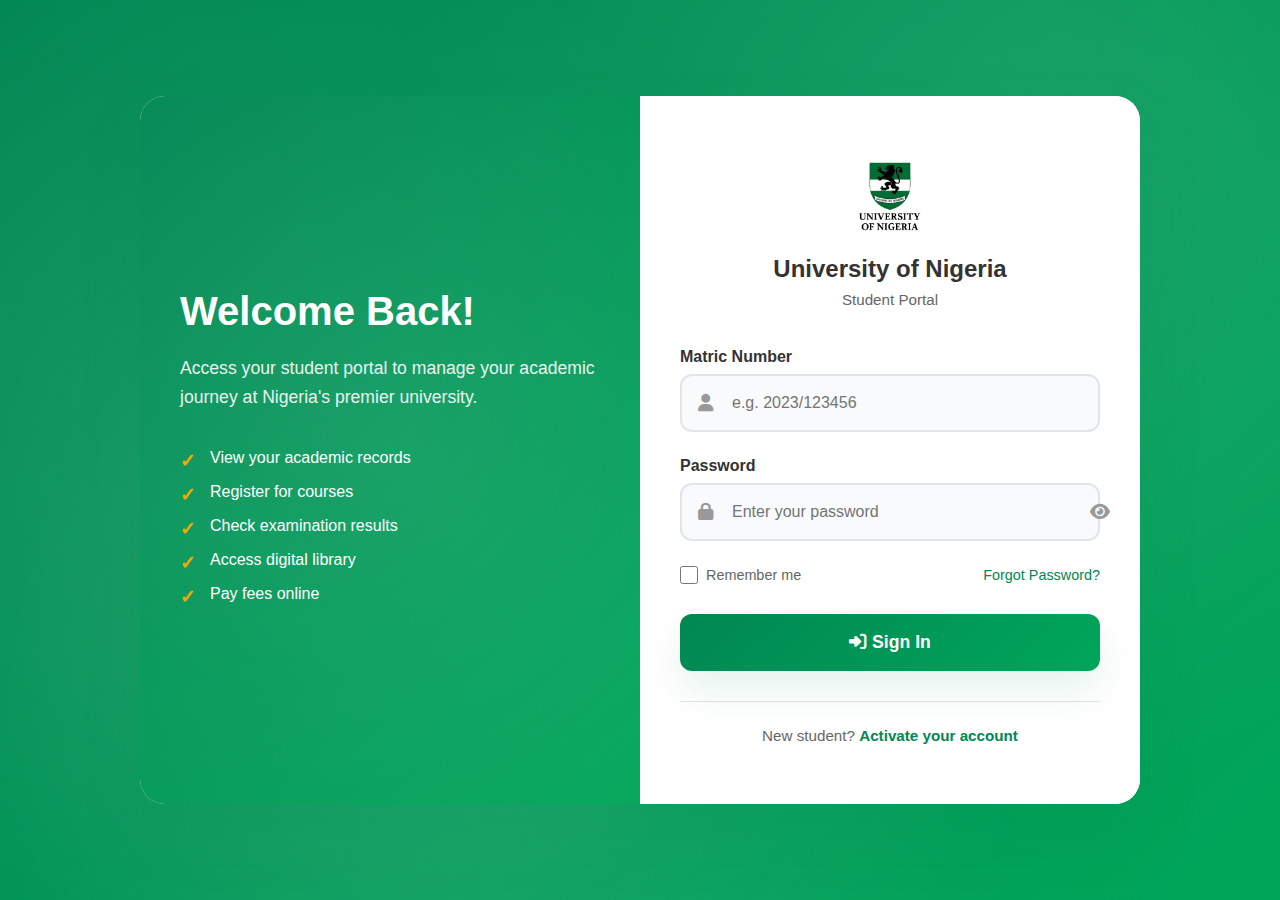
<file: student-portal/results.html>
<!DOCTYPE html>
<html lang="en">
<head>
  <meta charset="UTF-8">
  <meta name="viewport" content="width=device-width, initial-scale=1.0">
  <title>UNN Student Portal - Results</title>
  <link rel="stylesheet" href="../css/style.css">
  <link rel="stylesheet" href="../css/utilities.css">
  <link rel="stylesheet" href="https://cdnjs.cloudflare.com/ajax/libs/font-awesome/6.4.0/css/all.min.css">
  <style>
    .results-container {
      background: white;
      border-radius: 8px;
      box-shadow: 0 3px 10px rgba(0,0,0,0.1);
      padding: 30px;
      margin: 30px 0;
    }
    .result-filter {
      display: flex;
      gap: 15px;
      margin-bottom: 20px;
    }
    table {
      width: 100%;
      border-collapse: collapse;
    }
    th, td {
      padding: 12px 15px;
      text-align: left;
      border-bottom: 1px solid #ddd;
    }
    th {
      background: var(--primary);
      color: white;
    }
    tr:hover {
      background: #f5f5f5;
    }
    .gp-display {
      background: var(--light);
      padding: 20px;
      border-radius: 8px;
      margin-top: 30px;
    }
    .print-btn {
      margin-top: 20px;
    }
  </style>
</head>
<body>
  <header class="dashboard-header">
    <div class="container flex">
      <div class="user-profile">
        <div class="user-avatar">OE</div>
        <div>
          <h2>Onyekachi Eze</h2>
          <p>2023/123456 | Computer Science (300 Level)</p>
        </div>
      </div>
      <a href="dashboard.html" class="btn btn-secondary">
        <i class="fas fa-arrow-left"></i> Back to Dashboard
      </a>
    </div>
  </header>

  <main class="container">
    <div class="results-container">
      <h2><i class="fas fa-graduation-cap"></i> Academic Results</h2>
      
      <div class="result-filter">
        <select class="form-control">
          <option>2022/2023 Session</option>
          <option>2021/2022 Session</option>
        </select>
        <select class="form-control">
          <option>Second Semester</option>
          <option>First Semester</option>
        </select>
        <button class="btn btn-primary">View Results</button>
      </div>

      <table>
        <thead>
          <tr>
            <th>Course Code</th>
            <th>Course Title</th>
            <th>Credit Units</th>
            <th>Grade</th>
            <th>Points</th>
          </tr>
        </thead>
        <tbody>
          <tr>
            <td>CSC 301</td>
            <td>Data Structures</td>
            <td>3</td>
            <td>A</td>
            <td>15</td>
          </tr>
          <tr>
            <td>CSC 303</td>
            <td>Computer Networks</td>
            <td>2</td>
            <td>B+</td>
            <td>8</td>
          </tr>
          <tr>
            <td>MTH 311</td>
            <td>Numerical Analysis</td>
            <td>3</td>
            <td>B</td>
            <td>9</td>
          </tr>
        </tbody>
      </table>

      <div class="gp-display flex" style="justify-content: space-between;">
        <div>
          <h4>Semester Summary</h4>
          <p><strong>Total Credit Units:</strong> 15</p>
          <p><strong>GPA:</strong> 4.25</p>
        </div>
        <div>
          <h4>Cumulative Summary</h4>
          <p><strong>CGPA:</strong> 4.18</p>
          <p><strong>Class of Degree:</strong> First Class</p>
        </div>
      </div>

      <button class="btn btn-primary print-btn" onclick="window.print()">
        <i class="fas fa-print"></i> Print Result
      </button>
    </div>
  </main>

  <script>
    // Load student data (same as dashboard)
    const student = JSON.parse(localStorage.getItem('currentStudent'));
    if (!student) window.location.href = "index.html";
  </script>
</body>
</html>
</file>
<file: css/style.css>
/* Base Styles */
:root {
  --primary: #008753; /* UNN Green */
  --secondary: #F2A900; /* UNN Gold */
  --dark: #333;
  --light: #f4f4f4;
  --white: #fff;
}

* {
  margin: 0;
  padding: 0;
  box-sizing: border-box;
}

body {
  font-family: 'Segoe UI', Tahoma, Geneva, Verdana, sans-serif;
  line-height: 1.6;
  color: var(--dark);
}

.container {
  max-width: 1200px;
  margin: 0 auto;
  padding: 0 20px;
}

/* Utility Classes (utilities.css) */
.flex { display: flex; justify-content: space-between; align-items: center; }
.grid { display: grid; grid-template-columns: repeat(auto-fit, minmax(300px, 1fr)); gap: 20px; }
.py-3 { padding: 3rem 0; }
.bg-light { background-color: var(--light); }
.btn { display: inline-block; padding: 10px 20px; border-radius: 5px; text-decoration: none; font-weight: bold; }
.btn-primary { background: var(--primary); color: var(--white); }
.btn-secondary { background: var(--secondary); color: var(--white); }

/* Navbar */
.navbar {
  background: var(--white);
  box-shadow: 0 2px 10px rgba(0,0,0,0.1);
  position: sticky;
  top: 0;
  z-index: 100;
}

.logo {
  display: flex;
  align-items: center;
  text-decoration: none;
  color: var(--dark);
}

.logo img {
  height: 50px;
  margin-right: 10px;
}

.nav-links a {
  color: var(--dark);
  text-decoration: none;
  margin-left: 20px;
  font-weight: 500;
}

.nav-links a.active {
  color: var(--primary);
  font-weight: bold;
}

/* Hero Section */
.hero {
  background: linear-gradient(rgba(0,0,0,0.7), rgba(0,0,0,0.7)), url('../assets/hero-bg.jpg');
  background-size: cover;
  background-position: center;
  color: var(--white);
  height: 70vh;
  display: flex;
  align-items: center;
  text-align: center;
}

.hero h2 {
  font-size: 2.5rem;
  margin-bottom: 20px;
}

.cta-buttons {
  margin-top: 30px;
}

.cta-buttons .btn {
  margin: 0 10px;
}

/* News Cards */
.news-card {
  background: var(--white);
  border-radius: 8px;
  overflow: hidden;
  box-shadow: 0 3px 10px rgba(0,0,0,0.1);
}

.news-card img {
  width: 100%;
  height: 200px;
  object-fit: cover;
}

.news-content {
  padding: 20px;
}

/* Responsive */
@media (max-width: 768px) {
  .nav-links { display: none; }
  .hamburger { display: block; }
}

/* Admissions Page Specific Styles */
.admissions-hero {
  background: linear-gradient(rgba(0, 135, 83, 0.8), rgba(0, 135, 83, 0.8)), 
              url('../assets/campus.jpg');
  background-size: cover;
  color: white;
  text-align: center;
  padding: 100px 0;
}

.admissions-hero h2 {
  font-size: 2.5rem;
  margin-bottom: 15px;
}

/* Process Steps */
.process-steps {
  margin-top: 40px;
}

.step {
  text-align: center;
  padding: 20px;
  background: white;
  border-radius: 8px;
  box-shadow: 0 3px 10px rgba(0,0,0,0.1);
}

.step-number {
  background: var(--primary);
  color: white;
  width: 40px;
  height: 40px;
  border-radius: 50%;
  display: flex;
  align-items: center;
  justify-content: center;
  margin: 0 auto 15px;
  font-weight: bold;
}

/* Form Styles */
.form-grid {
  display: grid;
  grid-template-columns: repeat(2, 1fr);
  gap: 20px;
  margin-top: 30px;
}

.form-group {
  margin-bottom: 20px;
}

.form-group label {
  display: block;
  margin-bottom: 8px;
  font-weight: 500;
}

.form-group input, 
.form-group select, 
.form-group textarea {
  width: 100%;
  padding: 12px;
  border: 1px solid #ddd;
  border-radius: 4px;
  font-family: inherit;
}

.form-group.full-width {
  grid-column: span 2;
}

.file-upload {
  position: relative;
}

.file-upload input {
  opacity: 0;
  position: absolute;
  width: 1px;
  height: 1px;
}

.file-upload label {
  display: inline-block;
  padding: 12px;
  background: #f4f4f4;
  border: 1px dashed #ccc;
  border-radius: 4px;
  cursor: pointer;
  width: 100%;
  text-align: center;
}

.checkbox label {
  display: inline;
  margin-left: 10px;
}

/* Requirements */
.requirements-grid {
  display: grid;
  grid-template-columns: repeat(auto-fit, minmax(300px, 1fr));
  gap: 20px;
  margin-top: 30px;
}

.requirement-card {
  background: white;
  padding: 25px;
  border-radius: 8px;
  box-shadow: 0 3px 10px rgba(0,0,0,0.1);
}

.requirement-card h3 {
  color: var(--primary);
  margin-bottom: 15px;
}

.requirement-card ul {
  list-style-position: inside;
}

.requirement-card li {
  margin-bottom: 8px;
}

/* Responsive */
@media (max-width: 768px) {
  .form-grid {
    grid-template-columns: 1fr;
  }
  .form-group.full-width {
    grid-column: span 1;
  }
}
</file>
<file: css/utilities.css>
/* UTILITY CLASSES FOR UNN WEBSITE */
/* Add to css/utilities.css */

/* Text Utilities */
.text-center { text-align: center; }
.text-left { text-align: left; }
.text-right { text-align: right; }
.text-primary { color: var(--primary); }
.text-secondary { color: var(--secondary); }
.text-white { color: white; }
.text-dark { color: var(--dark); }
.text-light { color: var(--light); }
.text-bold { font-weight: bold; }
.text-uppercase { text-transform: uppercase; }
.text-italic { font-style: italic; }

/* Spacing Utilities */
/* Padding */
.p-0 { padding: 0; }
.p-1 { padding: 0.5rem; }
.p-2 { padding: 1rem; }
.p-3 { padding: 1.5rem; }
.p-4 { padding: 2rem; }

/* Padding - Vertical */
.py-0 { padding-top: 0; padding-bottom: 0; }
.py-1 { padding-top: 0.5rem; padding-bottom: 0.5rem; }
.py-2 { padding-top: 1rem; padding-bottom: 1rem; }
.py-3 { padding-top: 1.5rem; padding-bottom: 1.5rem; }
.py-4 { padding-top: 2rem; padding-bottom: 2rem; }

/* Padding - Horizontal */
.px-0 { padding-left: 0; padding-right: 0; }
.px-1 { padding-left: 0.5rem; padding-right: 0.5rem; }
.px-2 { padding-left: 1rem; padding-right: 1rem; }
.px-3 { padding-left: 1.5rem; padding-right: 1.5rem; }
.px-4 { padding-left: 2rem; padding-right: 2rem; }

/* Margin */
.m-0 { margin: 0; }
.m-1 { margin: 0.5rem; }
.m-2 { margin: 1rem; }
.m-3 { margin: 1.5rem; }
.m-4 { margin: 2rem; }

/* Margin - Vertical */
.my-0 { margin-top: 0; margin-bottom: 0; }
.my-1 { margin-top: 0.5rem; margin-bottom: 0.5rem; }
.my-2 { margin-top: 1rem; margin-bottom: 1rem; }
.my-3 { margin-top: 1.5rem; margin-bottom: 1.5rem; }
.my-4 { margin-top: 2rem; margin-bottom: 2rem; }

/* Margin - Horizontal */
.mx-0 { margin-left: 0; margin-right: 0; }
.mx-1 { margin-left: 0.5rem; margin-right: 0.5rem; }
.mx-2 { margin-left: 1rem; margin-right: 1rem; }
.mx-3 { margin-left: 1.5rem; margin-right: 1.5rem; }
.mx-4 { margin-left: 2rem; margin-right: 2rem; }

/* Flex Utilities */
.flex { display: flex; }
.flex-col { flex-direction: column; }
.flex-row { flex-direction: row; }
.flex-wrap { flex-wrap: wrap; }
.justify-center { justify-content: center; }
.justify-between { justify-content: space-between; }
.justify-around { justify-content: space-around; }
.items-center { align-items: center; }
.items-start { align-items: flex-start; }
.items-end { align-items: flex-end; }

/* Grid Utilities */
.grid { display: grid; }
.grid-cols-2 { grid-template-columns: repeat(2, 1fr); }
.grid-cols-3 { grid-template-columns: repeat(3, 1fr); }
.grid-cols-4 { grid-template-columns: repeat(4, 1fr); }
.gap-1 { gap: 0.5rem; }
.gap-2 { gap: 1rem; }
.gap-3 { gap: 1.5rem; }
.gap-4 { gap: 2rem; }

/* Background Utilities */
.bg-primary { background-color: var(--primary); }
.bg-secondary { background-color: var(--secondary); }
.bg-dark { background-color: var(--dark); }
.bg-light { background-color: var(--light); }
.bg-white { background-color: white; }

/* Button Utilities */
.btn {
  display: inline-block;
  padding: 0.5rem 1rem;
  border-radius: 4px;
  text-align: center;
  text-decoration: none;
  font-weight: 500;
  cursor: pointer;
  transition: all 0.3s ease;
}

.btn-primary {
  background-color: var(--primary);
  color: white;
  border: 1px solid var(--primary);
}

.btn-primary:hover {
  background-color: #007045;
  border-color: #007045;
}

.btn-secondary {
  background-color: var(--secondary);
  color: white;
  border: 1px solid var(--secondary);
}

.btn-secondary:hover {
  background-color: #e09a00;
  border-color: #e09a00;
}

.btn-outline {
  background-color: transparent;
  color: var(--primary);
  border: 1px solid var(--primary);
}

.btn-outline:hover {
  background-color: var(--primary);
  color: white;
}

/* Form Utilities */
.form-control {
  width: 100%;
  padding: 0.75rem;
  border: 1px solid #ddd;
  border-radius: 4px;
  font-size: 1rem;
  transition: border-color 0.3s;
}

.form-control:focus {
  outline: none;
  border-color: var(--primary);
}

.input-group {
  margin-bottom: 1rem;
}

.input-group label {
  display: block;
  margin-bottom: 0.5rem;
  font-weight: 500;
}

/* Card Utilities */
.card {
  background: white;
  border-radius: 8px;
  box-shadow: 0 2px 4px rgba(0,0,0,0.1);
  padding: 1.5rem;
  transition: transform 0.3s, box-shadow 0.3s;
}

.card:hover {
  transform: translateY(-5px);
  box-shadow: 0 5px 15px rgba(0,0,0,0.1);
}

/* Visibility Utilities */
.hidden { display: none; }
.block { display: block; }
.inline-block { display: inline-block; }

/* Responsive Utilities */
@media (max-width: 768px) {
  .mobile-hidden { display: none; }
  .mobile-block { display: block; }
  .mobile-flex { display: flex; }
  .mobile-grid { display: grid; }
}
</file>
